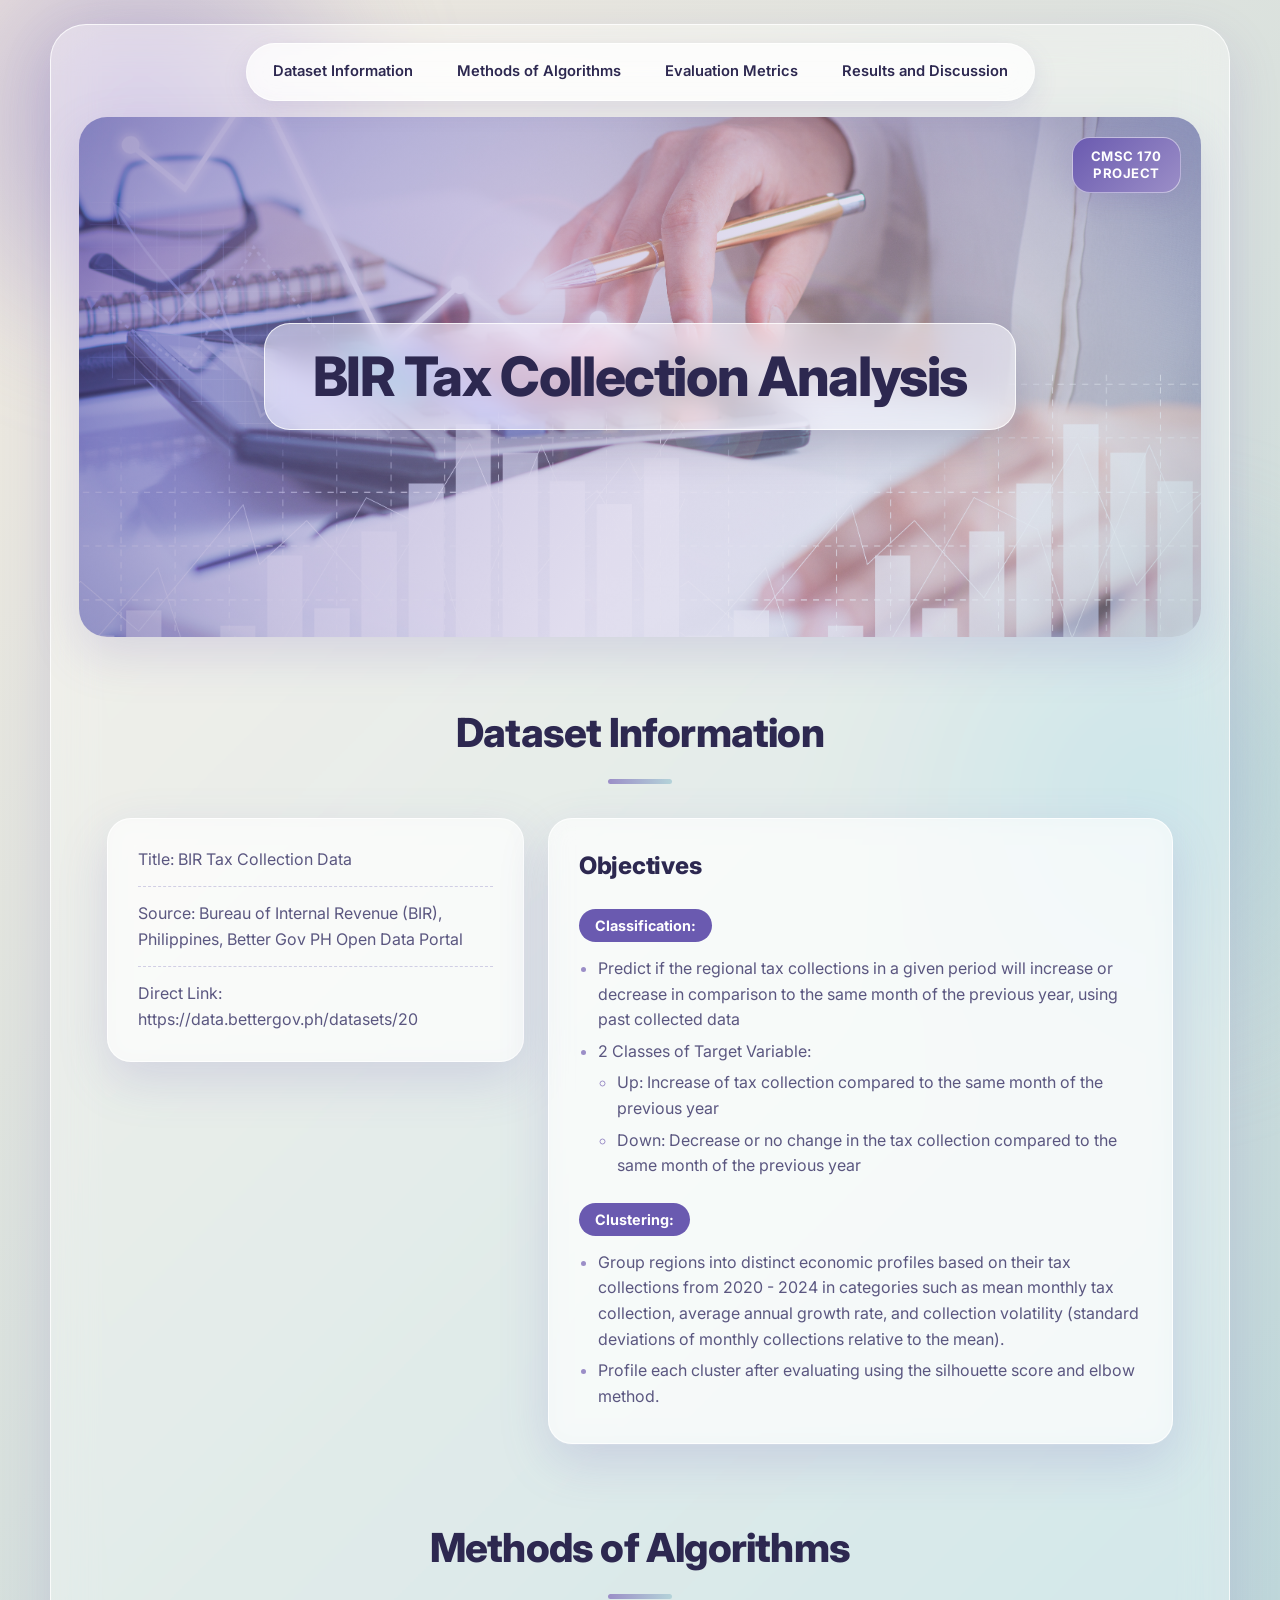
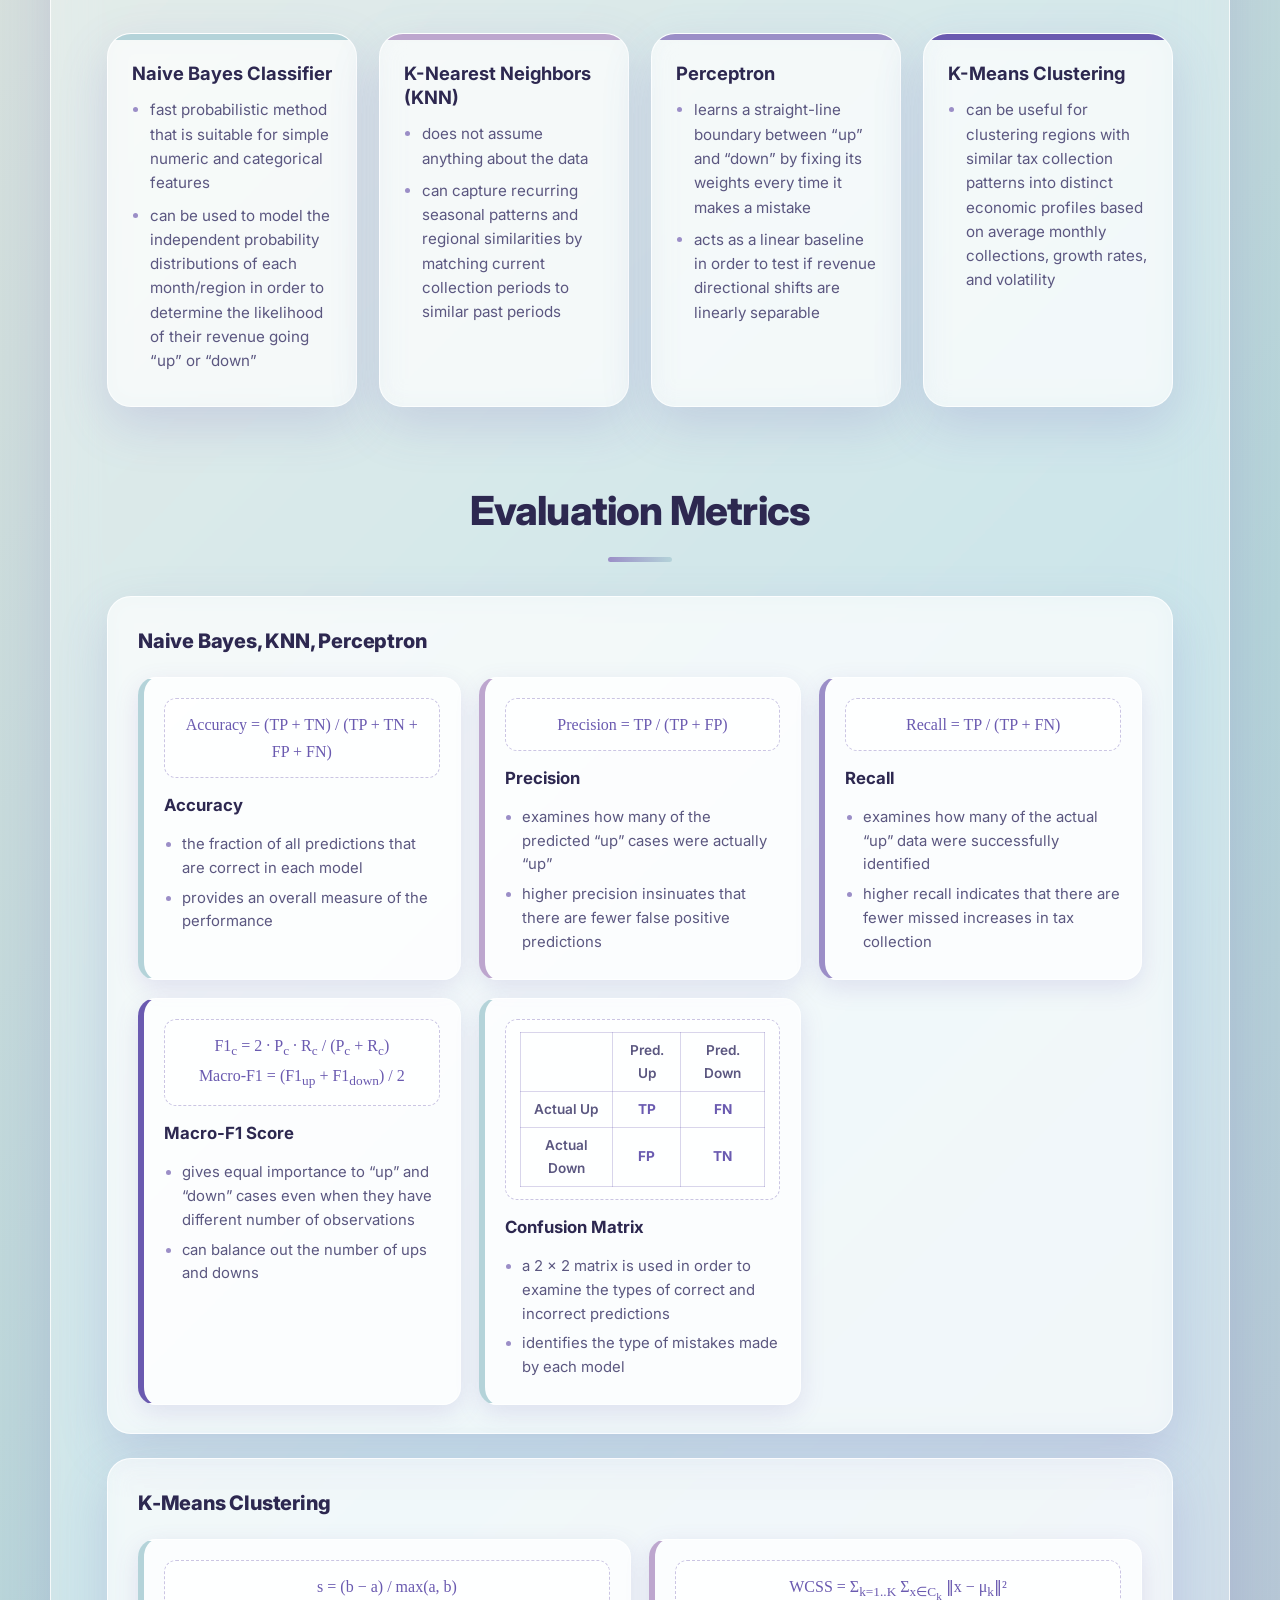
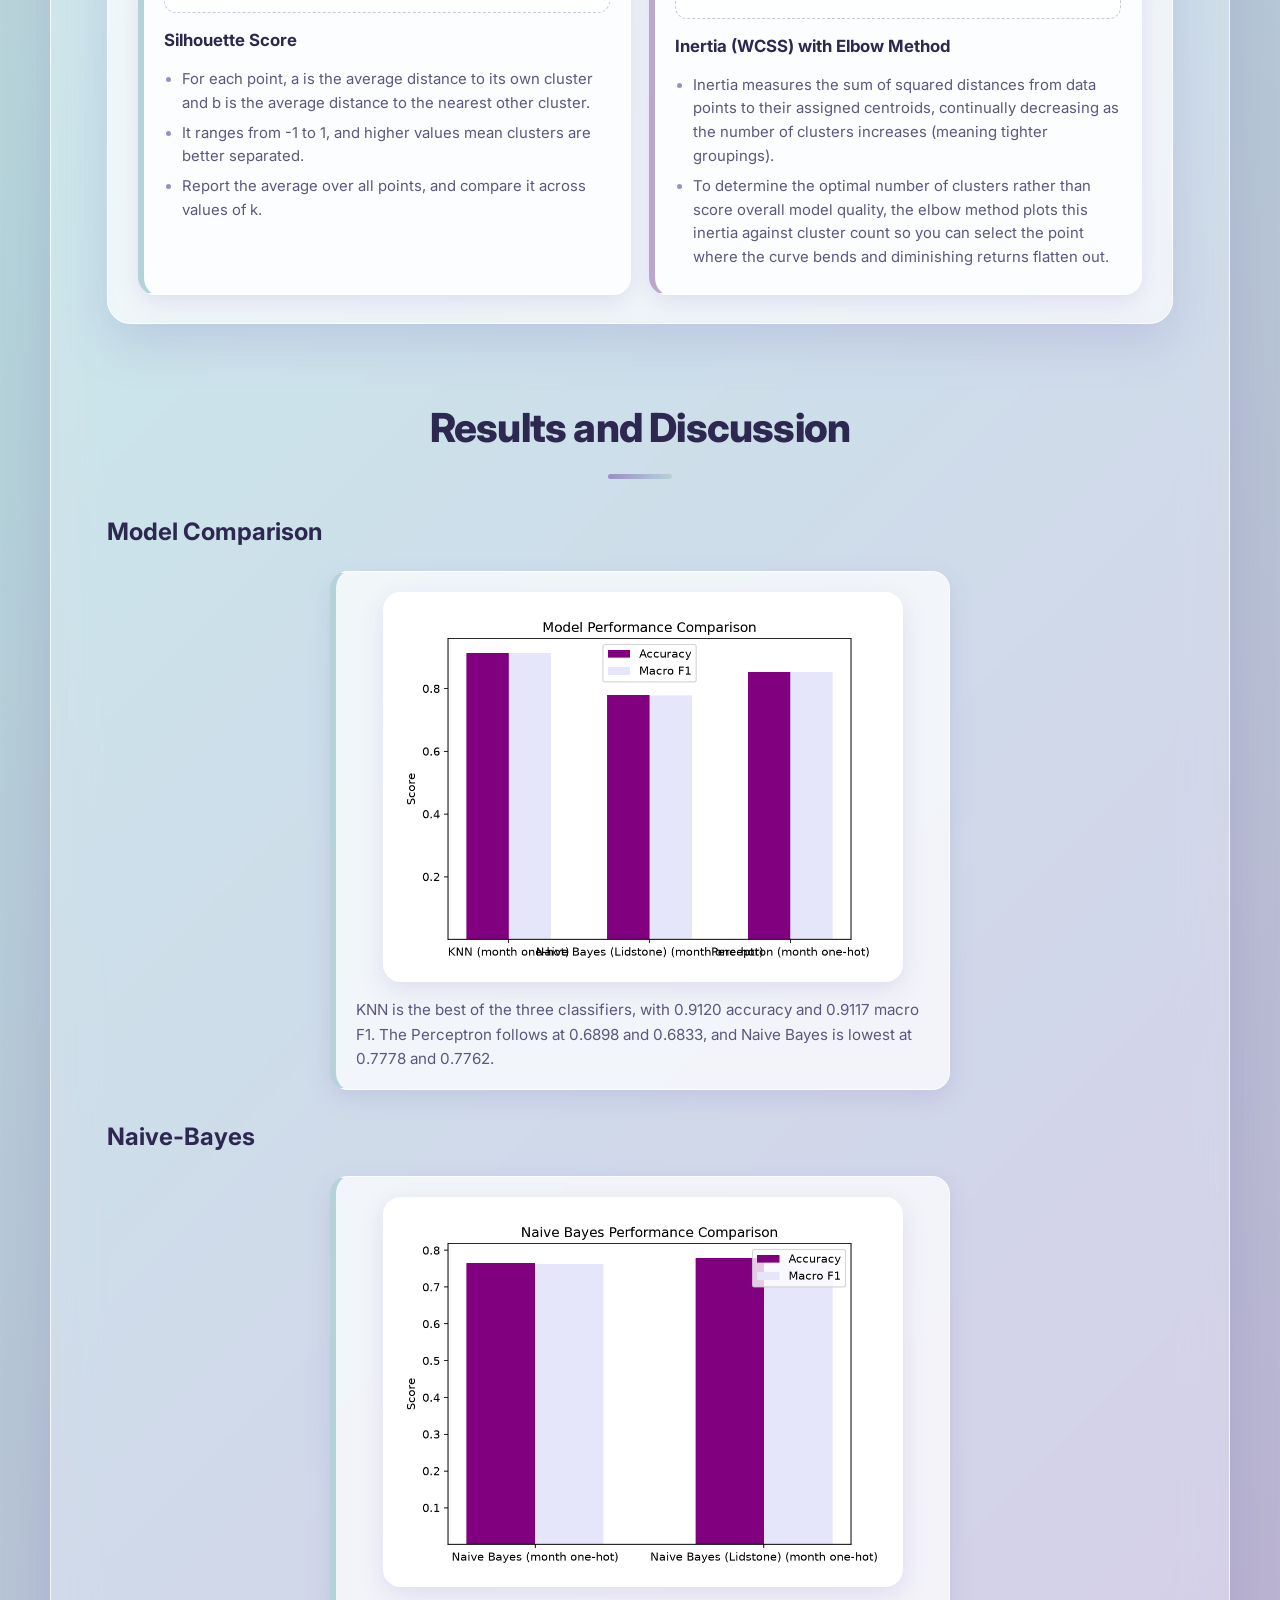
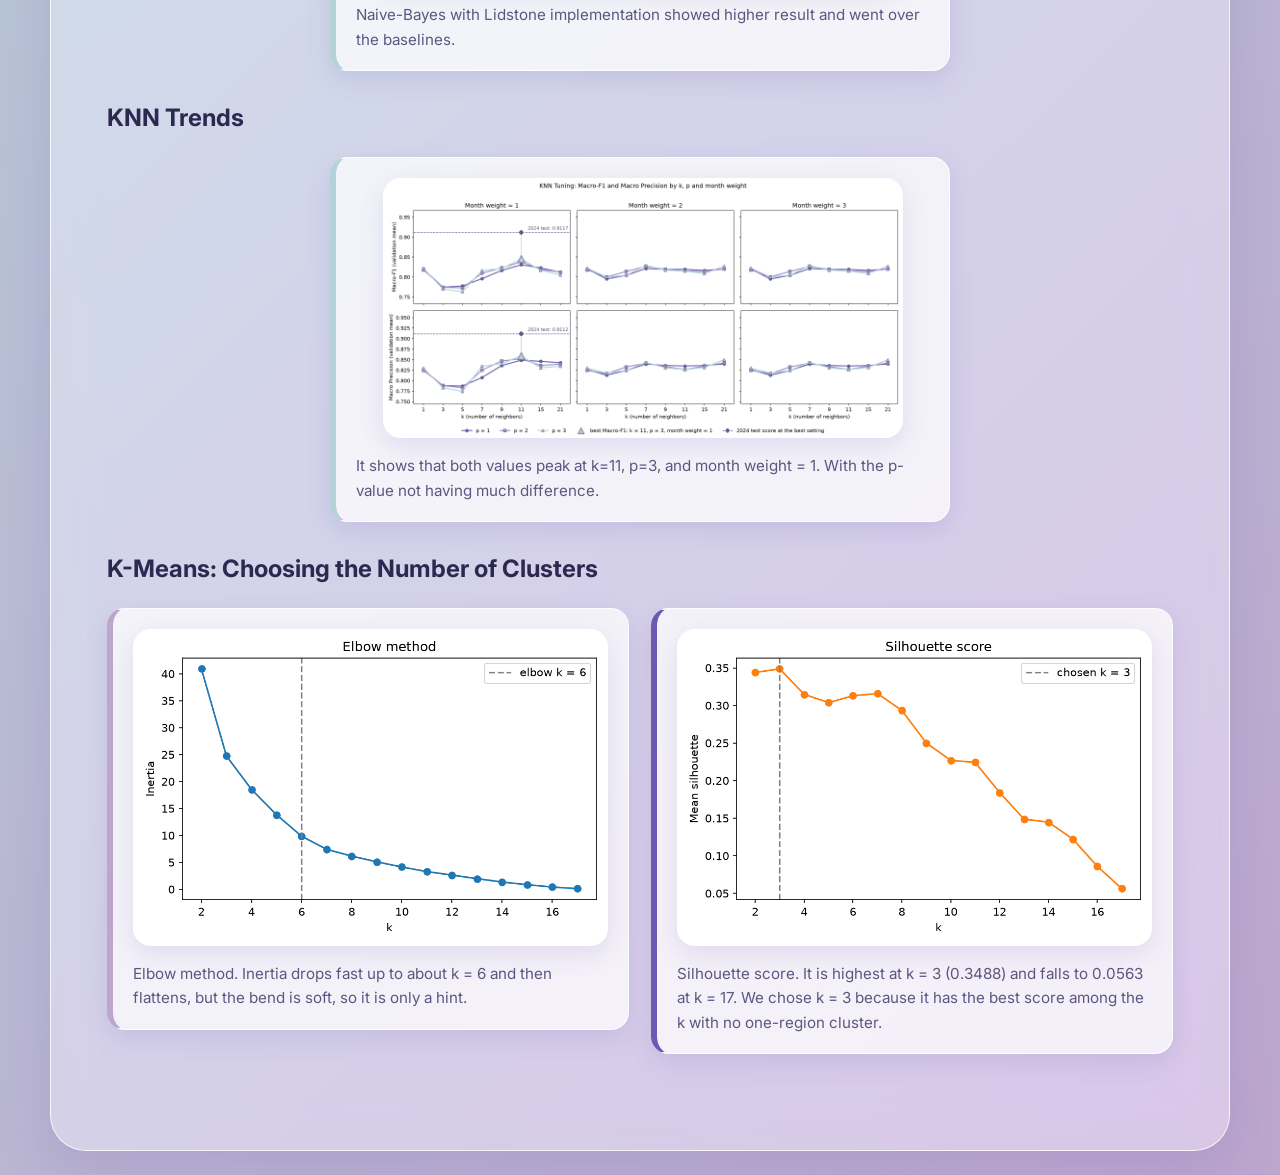
<file: index.html>
<!DOCTYPE html>
<html lang = "en">
<head> <!--headers and titles-->
    <meta charset = "UTF-8">
    <meta name = "viewport" content = "width=device-width, initial-scale=1.0">
    <title>[2by2] BIR Tax Collection Analysis</title>
    <link rel = "stylesheet" type = "text/css" href = "styles.css">
</head>

<body>
    <div class = "glass">
    <header id = "top"> <!--header part-->
        <div class = "nav-container"> <!--navigation container-->
            <div class = "nav-item"><a href = "#datasets">Dataset Information</a></div>
            <div class = "nav-item"><a href = "#methods">Methods of Algorithms</a></div>
            <div class = "nav-item"><a href = "#evaluation">Evaluation Metrics</a></div>
            <div class = "nav-item"><a href = "#results">Results and Discussion</a></div>
        </div>
    </header>

    <div class="hero">
        <h1><span>BIR Tax Collection Analysis</span></h1>
        <div class="badge">CMSC 170<br>Project</div>
    </div>

    <div class = "buttons">
        <a class = "btn-link" href = "" target = "_blank"> </a>
    </div>

    <div id = "datasets" class = "datasets">
        <h1>Dataset Information</h1>
        <div class = "dataset-grid">
            <p>Title: BIR Tax Collection Data</p>
            <p>Source: Bureau of Internal Revenue (BIR), Philippines, Better Gov PH Open Data Portal</p>
            <p>Direct Link: https://data.bettergov.ph/datasets/20</p>
        </div>

        <div class = "dataset-grid">
            <h2>Objectives</h2>
            <h3>Classification:</h3>
            <ul>
                <li>Predict if the regional tax collections in a given period will increase or decrease in comparison to the same month of the previous year, using past collected data</li>
                <li>2 Classes of Target Variable:
                    <ul>
                        <li>Up: Increase of tax collection compared to the same month of the previous year</li>
                        <li>Down: Decrease or no change in the tax collection compared to the same month of the previous year</li>
                    </ul>
                </li>
            </ul>
            <h3>Clustering:</h3>
            <ul>
                <li>Group regions into distinct economic profiles based on their tax collections from 2020 - 2024 in categories such as mean monthly tax collection, average annual growth rate, and collection volatility (standard deviations of monthly collections relative to the mean).</li>
                <li>Profile each cluster after evaluating using the silhouette score and elbow method.</li>
            </ul>
        </div>
    </div>

    <div id = "methods" class = "methods">
        <h1>Methods of Algorithms</h1>
        <div class = "methods-grid">
            <div class = "methods-item">
                <h3>Naive Bayes Classifier</h3>
                <ul>
                    <li>fast probabilistic method that is suitable for simple numeric and categorical features</li>
                    <li>can be used to model the independent probability distributions of each month/region in order to determine the likelihood of their revenue going “up” or “down”</li>
                </ul>
            </div>

            <div class = "methods-item">
                <h3>K-Nearest Neighbors (KNN)</h3>
                <ul>
                    <li>does not assume anything about the data</li>
                    <li>can capture recurring seasonal patterns and regional similarities by matching current collection periods to similar past periods</li>
                </ul>
            </div>

            <div class = "methods-item">
                <h3>Perceptron</h3>
                <ul>
                    <li>learns a straight-line boundary between “up” and “down” by fixing its weights every time it makes a mistake</li>
                    <li>acts as a linear baseline in order to test if revenue directional shifts are linearly separable</li>
                </ul>
            </div>

            <div class = "methods-item">
                <h3>K-Means Clustering</h3>
                <ul>
                    <li>can be useful for clustering regions with similar tax collection patterns into distinct economic profiles based on average monthly collections, growth rates, and volatility</li>
                </ul>
            </div>
        </div>
    </div>

    <div id = "evaluation" class = "evaluation">
        <h1>Evaluation Metrics</h1>
        <div class = "eval-grid">

            <div class = "eval-item">
                <h2 class = "eval-title">Naive Bayes, KNN, Perceptron</h2>
                <div class = "metric-grid">

                    <div class = "metric">
                        <div class = "formula">Accuracy = (TP + TN) / (TP + TN + FP + FN)</div>
                        <h4>Accuracy</h4>
                        <ul>
                            <li>the fraction of all predictions that are correct in each model</li>
                            <li>provides an overall measure of the performance</li>
                        </ul>
                    </div>

                    <div class = "metric">
                        <div class = "formula">Precision = TP / (TP + FP)</div>
                        <h4>Precision</h4>
                        <ul>
                            <li>examines how many of the predicted “up” cases were actually “up”</li>
                            <li>higher precision insinuates that there are fewer false positive predictions</li>
                        </ul>
                    </div>

                    <div class = "metric">
                        <div class = "formula">Recall = TP / (TP + FN)</div>
                        <h4>Recall</h4>
                        <ul>
                            <li>examines how many of the actual “up” data were successfully identified</li>
                            <li>higher recall indicates that there are fewer missed increases in tax collection</li>
                        </ul>
                    </div>

                    <div class = "metric">
                        <div class = "formula">
                            F1<sub>c</sub> = 2 · P<sub>c</sub> · R<sub>c</sub> / (P<sub>c</sub> + R<sub>c</sub>)<br>
                            Macro-F1 = (F1<sub>up</sub> + F1<sub>down</sub>) / 2
                        </div>
                        <h4>Macro-F1 Score</h4>
                        <ul>
                            <li>gives equal importance to “up” and “down” cases even when they have different number of observations</li>
                            <li>can balance out the number of ups and downs</li>
                        </ul>
                    </div>

                    <div class = "metric">
                        <div class = "formula">
                            <table class = "cm" aria-label = "Confusion matrix layout">
                                <tr><th></th><th>Pred. Up</th><th>Pred. Down</th></tr>
                                <tr><th>Actual Up</th><td>TP</td><td>FN</td></tr>
                                <tr><th>Actual Down</th><td>FP</td><td>TN</td></tr>
                            </table>
                        </div>
                        <h4>Confusion Matrix</h4>
                        <ul>
                            <li>a 2 x 2 matrix is used in order to examine the types of correct and incorrect predictions</li>
                            <li>identifies the type of mistakes made by each model</li>
                        </ul>
                    </div>

                </div>
            </div>

            <div class = "eval-item">
                <h2 class = "eval-title">K-Means Clustering</h2>
                <div class = "metric-grid">

                    <div class = "metric">
                        <div class = "formula">s = (b − a) / max(a, b)</div>
                        <h4>Silhouette Score</h4>
                        <ul>
                            <li>For each point, a is the average distance to its own cluster and b is the average distance to the nearest other cluster.</li>
                            <li>It ranges from -1 to 1, and higher values mean clusters are better separated.</li>
                            <li>Report the average over all points, and compare it across values of k.</li>
                        </ul>
                    </div>

                    <div class = "metric">
                        <div class = "formula">WCSS = Σ<sub>k=1..K</sub> Σ<sub>x∈C<sub>k</sub></sub> ‖x − μ<sub>k</sub>‖²</div>
                        <h4>Inertia (WCSS) with Elbow Method</h4>
                        <ul>
                            <li>Inertia measures the sum of squared distances from data points to their assigned centroids, continually decreasing as the number of clusters increases (meaning tighter groupings).</li>
                            <li>To determine the optimal number of clusters rather than score overall model quality, the elbow method plots this inertia against cluster count so you can select the point where the curve bends and diminishing returns flatten out.</li>
                        </ul>
                    </div>

                </div>
            </div>
        </div>
    </div>

    <div id = "results" class = "results">
        <h1>Results and Discussion</h1>

        <h2>Model Comparison</h2>
        <figure class = "figure single">
            <img src = "milestone03/results/graphs/model_performance.png" alt="Accuracy and macro F1 of KNN, Naive Bayes and Perceptron">
            <figcaption>KNN is the best of the three classifiers, with 0.9120 accuracy and 0.9117 macro F1. The Perceptron follows at 0.6898 and 0.6833, and Naive Bayes is lowest at 0.7778 and 0.7762.</figcaption>
        </figure>

        <h2>Naive-Bayes</h2>
        <figure class = "figure single">
            <img src = "milestone03/results/graphs/model_naivebayes.png" alt="Performance of Naive-Bayes model with a bar graph">
            <figcaption>Naive-Bayes with Lidstone implementation showed higher result and went over the baselines.</figcaption>
        </figure>

        <h2>KNN Trends</h2>
        <figure class = "figure single">
            <img src = "milestone03/results/graphs/knn_tuning_month_onehot.png" alt="KNN graph trends on Macro-F1 and Precision ocross k, p, and month weight.">
            <figcaption>It shows that both values peak at k=11, p=3, and month weight = 1. With the p-value not having much difference. </figcaption>
        </figure>

        <h2>K-Means: Choosing the Number of Clusters</h2>
        <div class = "figure-row">
            <figure class = "figure">
                <img src = "milestone03/results/graphs/elbow_method_region.png" alt="Elbow method for k from 2 to 17, elbow at k = 6">
                <figcaption>Elbow method. Inertia drops fast up to about k = 6 and then flattens, but the bend is soft, so it is only a hint.</figcaption>
            </figure>
            <figure class = "figure">
                <img src = "milestone03/results/graphs/silhouette_by_k_region.png" alt="Mean silhouette score for k from 2 to 17, highest at k = 3">
                <figcaption>Silhouette score. It is highest at k = 3 (0.3488) and falls to 0.0563 at k = 17. We chose k = 3 because it has the best score among the k with no one-region cluster.</figcaption>
            </figure>
        </div>
    </div>
</div>
</body>
</html>
</file>
<file: styles.css>
/* =====================================================
   Palette: cream #F2EAE0 | teal #B4D3D9 | lavender #BDA6CE | purple #9B8EC7
   ===================================================== */

@import url("https://fonts.googleapis.com/css2?family=Inter:wght@400;500;600;700;800&display=swap");

/* ---------- variables ---------- */
:root {
    /* palette from the color picture */
    --cream: #F2EAE0;
    --teal: #B4D3D9;
    --lavender: #BDA6CE;
    --purple: #9B8EC7;

    /* darker shades of the palette purple so text and buttons stay readable */
    --purple-deep: #6A5AB0;
    --ink: #2D2850;
    --ink-soft: #5B5780;

    /* glass */
    --glass: rgba(255, 255, 255, 0.55);
    --glass-strong: rgba(255, 255, 255, 0.72);
    --glass-border: rgba(255, 255, 255, 0.78);
    --shadow: 0 18px 50px rgba(106, 90, 176, 0.18);
    --shadow-small: 0 8px 24px rgba(106, 90, 176, 0.15);
    --radius: 24px;
}

/* ---------- base ---------- */
* {
    box-sizing: border-box;
}

html {
    scroll-behavior: smooth;
}

body {
    margin: 0;
    padding: 24px;
    min-height: 100vh;
    font-family: "Inter", system-ui, -apple-system, "Segoe UI", Roboto, Arial, sans-serif;
    font-size: 16px;
    line-height: 1.6;
    color: var(--ink);
    background: linear-gradient(135deg, var(--cream) 0%, var(--teal) 48%, var(--lavender) 100%);
}

/* blurred color blobs behind the page, like the reference */
body::before,
body::after {
    content: "";
    position: fixed;
    border-radius: 50%;
    filter: blur(40px);
    pointer-events: none;
    z-index: -1;
}

body::before {
    width: 560px;
    height: 560px;
    top: -160px;
    left: -140px;
    background: radial-gradient(circle, rgba(155, 142, 199, 0.65), transparent 70%);
}

body::after {
    width: 620px;
    height: 620px;
    right: -180px;
    bottom: -200px;
    background: radial-gradient(circle, rgba(180, 211, 217, 0.9), transparent 70%);
}

a {
    color: var(--purple-deep);
}

a:focus-visible {
    outline: 3px solid var(--purple);
    outline-offset: 3px;
}

/* ---------- main glass container ---------- */
.glass {
    max-width: 1180px;
    margin: 0 auto;
    padding-bottom: 28px;
    background: rgba(255, 255, 255, 0.38);
    -webkit-backdrop-filter: blur(22px) saturate(140%);
    backdrop-filter: blur(22px) saturate(140%);
    border: 1px solid var(--glass-border);
    border-radius: 36px;
    box-shadow: var(--shadow);
}

/* ---------- navigation (floating pill) ---------- */
header#top {
    position: sticky;
    top: 14px;
    z-index: 100;
    padding: 18px 20px 6px;
}

.nav-container {
    display: flex;
    justify-content: center;
    gap: 4px;
    width: fit-content;
    max-width: 100%;
    margin: 0 auto;
    padding: 6px;
    background: var(--glass-strong);
    -webkit-backdrop-filter: blur(16px);
    backdrop-filter: blur(16px);
    border: 1px solid var(--glass-border);
    border-radius: 999px;
    box-shadow: var(--shadow-small);
}

.nav-item a {
    display: block;
    padding: 10px 20px;
    border-radius: 999px;
    font-size: 0.92rem;
    font-weight: 600;
    color: var(--ink);
    text-decoration: none;
    white-space: nowrap;
    transition: background 0.2s ease, color 0.2s ease, transform 0.2s ease;
}

.nav-item a:hover,
.nav-item a:focus-visible {
    background: var(--purple-deep);
    color: #fff;
    transform: translateY(-1px);
}

/* ---------- hero ---------- */
.hero {
    position: relative;
    display: flex;
    align-items: center;
    justify-content: center;
    text-align: center;
    height: clamp(320px, 46vw, 520px);
    margin: 10px clamp(14px, 3vw, 28px) 0;
    padding: 24px;
    border-radius: 28px;
    box-shadow: var(--shadow);
    /* purple tint over the photo, photo fitted to the container */
    background:
        linear-gradient(120deg, rgba(106, 90, 176, 0.52), rgba(155, 142, 199, 0.28) 55%, rgba(180, 211, 217, 0.38)),
        url("assets/accountant-calculating-profit-with-financial-analysis-graphs.jpg") center / cover no-repeat;
}

.hero h1 {
    margin: 0;
    max-width: 100%;
}

/* the title sits on a frosted panel in the middle of the image */
.hero h1 span {
    display: inline-block;
    padding: 22px clamp(22px, 4vw, 48px);
    font-size: clamp(1.9rem, 4.6vw, 3.4rem);
    font-weight: 800;
    line-height: 1.12;
    letter-spacing: -0.025em;
    color: var(--ink);
    background: rgba(255, 255, 255, 0.5);
    -webkit-backdrop-filter: blur(14px) saturate(150%);
    backdrop-filter: blur(14px) saturate(150%);
    border: 1px solid var(--glass-border);
    border-radius: 26px;
    box-shadow: 0 16px 44px rgba(45, 40, 80, 0.22);
}

.badge {
    position: absolute;
    top: 20px;
    right: 20px;
    padding: 10px 18px;
    font-size: 0.82rem;
    font-weight: 700;
    line-height: 1.3;
    letter-spacing: 0.04em;
    text-align: center;
    text-transform: uppercase;
    color: #fff;
    background: linear-gradient(135deg, var(--purple-deep), var(--purple));
    border: 1px solid rgba(255, 255, 255, 0.5);
    border-radius: 18px;
    box-shadow: var(--shadow-small);
}

/* ---------- button strip ---------- */
.buttons {
    display: flex;
    justify-content: center;
    gap: 12px;
    margin: 28px 0 0;
}

/* the link in the HTML has no text yet, so the strip is hidden.
   delete this rule once the link has text and it will show as a pill button */
.buttons {
    display: none;
}

.btn-link {
    display: inline-block;
    padding: 13px 30px;
    font-weight: 700;
    color: #fff;
    text-decoration: none;
    background: linear-gradient(135deg, var(--purple-deep), var(--purple));
    border-radius: 999px;
    box-shadow: var(--shadow-small);
    transition: transform 0.2s ease, box-shadow 0.2s ease;
}

.btn-link:hover {
    transform: translateY(-2px);
    box-shadow: 0 14px 30px rgba(106, 90, 176, 0.3);
}

/* ---------- sections ---------- */
.datasets,
.methods,
.evaluation,
.results {
    padding: 64px clamp(20px, 5vw, 56px) 8px;
    scroll-margin-top: 90px;
}

/* section titles */
.datasets > h1,
.methods > h1,
.evaluation > h1,
.results > h1 {
    margin: 0 0 34px;
    text-align: center;
    font-size: clamp(1.7rem, 3.2vw, 2.5rem);
    font-weight: 800;
    letter-spacing: -0.02em;
    color: var(--ink);
}

.datasets > h1::after,
.methods > h1::after,
.evaluation > h1::after,
.results > h1::after {
    content: "";
    display: block;
    width: 64px;
    height: 5px;
    margin: 14px auto 0;
    border-radius: 99px;
    background: linear-gradient(90deg, var(--purple), var(--teal));
}

/* ---------- dataset information ---------- */
.datasets {
    display: grid;
    grid-template-columns: minmax(0, 1fr) minmax(0, 1.5fr);
    gap: 24px;
    align-items: start;
}

.datasets > h1 {
    grid-column: 1 / -1;
    margin-bottom: 10px;
}

/* shared card look */
.dataset-grid,
.methods-item,
.eval-item {
    background: var(--glass);
    -webkit-backdrop-filter: blur(12px);
    backdrop-filter: blur(12px);
    border: 1px solid var(--glass-border);
    border-radius: var(--radius);
    box-shadow: var(--shadow);
}

.dataset-grid {
    padding: 28px 30px;
}

.dataset-grid p {
    margin: 0;
    padding: 14px 0;
    color: var(--ink-soft);
    overflow-wrap: anywhere;
    border-bottom: 1px dashed rgba(106, 90, 176, 0.28);
}

.dataset-grid p:first-child {
    padding-top: 0;
}

.dataset-grid p:last-child {
    padding-bottom: 0;
    border-bottom: none;
}

.dataset-grid h2 {
    margin: 0 0 6px;
    font-size: 1.5rem;
    font-weight: 800;
    letter-spacing: -0.01em;
}

/* "Classification:" and "Clustering:" as small purple tags */
.dataset-grid h3 {
    display: inline-block;
    margin: 18px 0 8px;
    padding: 5px 16px;
    font-size: 0.9rem;
    font-weight: 700;
    color: #fff;
    background: var(--purple-deep);
    border-radius: 999px;
}

.dataset-grid ul {
    margin: 6px 0 0;
    padding-left: 1.2rem;
    color: var(--ink-soft);
}

.dataset-grid li {
    margin: 6px 0;
}

.dataset-grid li::marker {
    color: var(--purple);
}

/* ---------- methods ---------- */
.methods-grid {
    display: grid;
    grid-template-columns: repeat(auto-fit, minmax(240px, 1fr));
    gap: 22px;
}

.methods-item {
    position: relative;
    padding: 28px 24px 24px;
    overflow: hidden;
    transition: transform 0.25s ease, box-shadow 0.25s ease;
}

/* colored strip on top of each card, one color of the palette each */
.methods-item::before {
    content: "";
    position: absolute;
    top: 0;
    left: 0;
    right: 0;
    height: 6px;
    background: var(--purple);
}

.methods-item:nth-child(1)::before { background: var(--teal); }
.methods-item:nth-child(2)::before { background: var(--lavender); }
.methods-item:nth-child(3)::before { background: var(--purple); }
.methods-item:nth-child(4)::before { background: var(--purple-deep); }

.methods-item:hover {
    transform: translateY(-5px);
    box-shadow: 0 24px 56px rgba(106, 90, 176, 0.26);
}

.methods-item h3 {
    margin: 0 0 12px;
    font-size: 1.15rem;
    font-weight: 700;
    line-height: 1.3;
    color: var(--ink);
}

.methods-item ul {
    margin: 0;
    padding-left: 1.1rem;
    color: var(--ink-soft);
    font-size: 0.95rem;
}

.methods-item li {
    margin: 8px 0;
}

.methods-item li::marker {
    color: var(--purple);
}

/* ---------- evaluation metrics ---------- */
.eval-grid {
    display: flex;
    flex-direction: column;
    gap: 24px;
}

.eval-item {
    width: 100%;
    padding: 28px 30px;
}

.eval-title {
    margin: 0 0 20px;
    font-size: 1.25rem;
    font-weight: 800;
    letter-spacing: -0.01em;
    color: var(--ink);
}

.metric-grid {
    display: grid;
    grid-template-columns: repeat(auto-fit, minmax(260px, 1fr));
    gap: 18px;
}

.metric {
    display: flex;
    flex-direction: column;
    padding: 20px 20px 18px;
    background: var(--glass-strong);
    border: 1px solid var(--glass-border);
    border-left: 6px solid var(--purple);
    border-radius: 18px;
    box-shadow: var(--shadow-small);
    transition: transform 0.25s ease, box-shadow 0.25s ease;
}

.metric:hover {
    transform: translateY(-5px);
    box-shadow: 0 24px 56px rgba(106, 90, 176, 0.26);
}

.metric:nth-child(5n + 1) { border-left-color: var(--teal); }
.metric:nth-child(5n + 2) { border-left-color: var(--lavender); }
.metric:nth-child(5n + 3) { border-left-color: var(--purple); }
.metric:nth-child(5n + 4) { border-left-color: var(--purple-deep); }
.metric:nth-child(5n + 5) { border-left-color: var(--teal); }

.formula {
    margin: 0 0 14px;
    padding: 12px 14px;
    font-family: "Cambria Math", "STIX Two Math", "Times New Roman", serif;
    font-size: 1rem;
    line-height: 1.7;
    text-align: center;
    color: var(--purple-deep);
    background: rgba(255, 255, 255, 0.7);
    border: 1px dashed rgba(106, 90, 176, 0.35);
    border-radius: 12px;
    overflow-x: auto;
}

.metric h4 {
    margin: 0 0 8px;
    font-size: 1.05rem;
    font-weight: 700;
    color: var(--ink);
}

.metric ul {
    margin: 0;
    padding-left: 1.1rem;
    font-size: 0.93rem;
    color: var(--ink-soft);
}

.metric li {
    margin: 6px 0;
}

.metric li::marker {
    color: var(--purple);
}

/* confusion matrix inside the formula box */
.cm {
    width: 100%;
    border-collapse: collapse;
    font-family: "Inter", system-ui, sans-serif;
    font-size: 0.85rem;
}

.cm th,
.cm td {
    padding: 6px 8px;
    border: 1px solid rgba(106, 90, 176, 0.25);
}

.cm th {
    font-weight: 600;
    color: var(--ink-soft);
}

.cm td {
    font-weight: 700;
    color: var(--purple-deep);
}

/* ---------- results (for the content added later) ---------- */
.results {
    padding-bottom: 40px;
}

.results h2,
.results h3 {
    color: var(--ink);
}

.results p {
    color: var(--ink-soft);
}

.results img {
    display: block;
    max-width: 100%;
    height: auto;
    margin: 18px auto;
    border-radius: 18px;
    box-shadow: var(--shadow-small);
}

.results table {
    width: 100%;
    margin: 18px 0;
    border-collapse: separate;
    border-spacing: 0;
    overflow: hidden;
    font-size: 0.93rem;
    background: var(--glass);
    border: 1px solid var(--glass-border);
    border-radius: 18px;
    box-shadow: var(--shadow-small);
}

.results th {
    padding: 12px 14px;
    text-align: left;
    color: #fff;
    background: var(--purple-deep);
}

.results td {
    padding: 11px 14px;
    color: var(--ink-soft);
    border-top: 1px solid rgba(106, 90, 176, 0.15);
}

.results tr:nth-child(even) td {
    background: rgba(255, 255, 255, 0.4);
}

/* ---------- result figures ---------- */
/* two figures side by side on wide screens, stacked on small ones */
.figure-row {
    display: grid;
    grid-template-columns: repeat(auto-fit, minmax(300px, 1fr));
    gap: 22px;
    align-items: start;
    margin: 18px 0 28px;
}

.figure {
    margin: 0 auto 28px;
    padding: 20px 20px 18px;
    text-align: left;
    background: var(--glass-strong);
    border: 1px solid var(--glass-border);
    border-left: 6px solid var(--purple);
    border-radius: 18px;
    box-shadow: var(--shadow-small);
    transition: transform 0.25s ease, box-shadow 0.25s ease;
}

.figure:hover {
    transform: translateY(-5px);
    box-shadow: 0 24px 56px rgba(106, 90, 176, 0.26);
}

.figure-row .figure {
    margin: 0;
}

/* a different palette color on the left edge of each card */
.figure.single                      { border-left-color: var(--teal); }
.figure-row .figure:nth-child(1)    { border-left-color: var(--lavender); }
.figure-row .figure:nth-child(2)    { border-left-color: var(--purple-deep); }

.results .figure img {
    display: block;
    width: auto;
    height: auto;
    max-width: 100%;
    max-height: 45vh;
    margin: 0 auto;
    object-fit: contain;
}

.figure.single {
    max-width: 620px;
}

.results .figure.single img {
    max-width: min(100%, 520px);
    max-height: 50vh;
}

.figure figcaption {
    max-width: none;
    margin: 16px 0 0;
    font-size: 0.95rem;
    color: var(--ink-soft);
}

/* ---------- footer ---------- */
footer#bottom {
    width: 120px;
    height: 6px;
    margin: 28px auto 0;
    border-radius: 99px;
    background: linear-gradient(90deg, var(--purple), var(--lavender), var(--teal));
    opacity: 0.85;
}

/* ---------- tablet and phone ---------- */
@media (max-width: 860px) {
    .datasets {
        grid-template-columns: minmax(0, 1fr);
    }

    .nav-container {
        flex-wrap: wrap;
        justify-content: center;
        border-radius: 28px;
    }

    .nav-item a {
        padding: 9px 14px;
        font-size: 0.85rem;
    }
}

@media (max-width: 520px) {
    body {
        padding: 10px;
    }

    .glass {
        border-radius: 26px;
    }

    /* on phones the menu scrolls away with the page so it does not cover the content */
    header#top {
        position: static;
        padding: 12px 10px 4px;
    }

    .nav-item a {
        padding: 8px 12px;
        font-size: 0.78rem;
    }

    .hero {
        border-radius: 20px;
        padding: 16px;
    }

    .hero h1 span {
        padding: 16px 20px;
        border-radius: 20px;
    }

    .badge {
        top: 12px;
        right: 12px;
        padding: 7px 12px;
        font-size: 0.7rem;
    }

    .dataset-grid,
    .eval-item {
        padding: 22px 20px;
    }
}

/* ---------- reduced motion ---------- */
@media (prefers-reduced-motion: reduce) {
    html {
        scroll-behavior: auto;
    }

    * {
        transition: none !important;
    }
}
</file>
